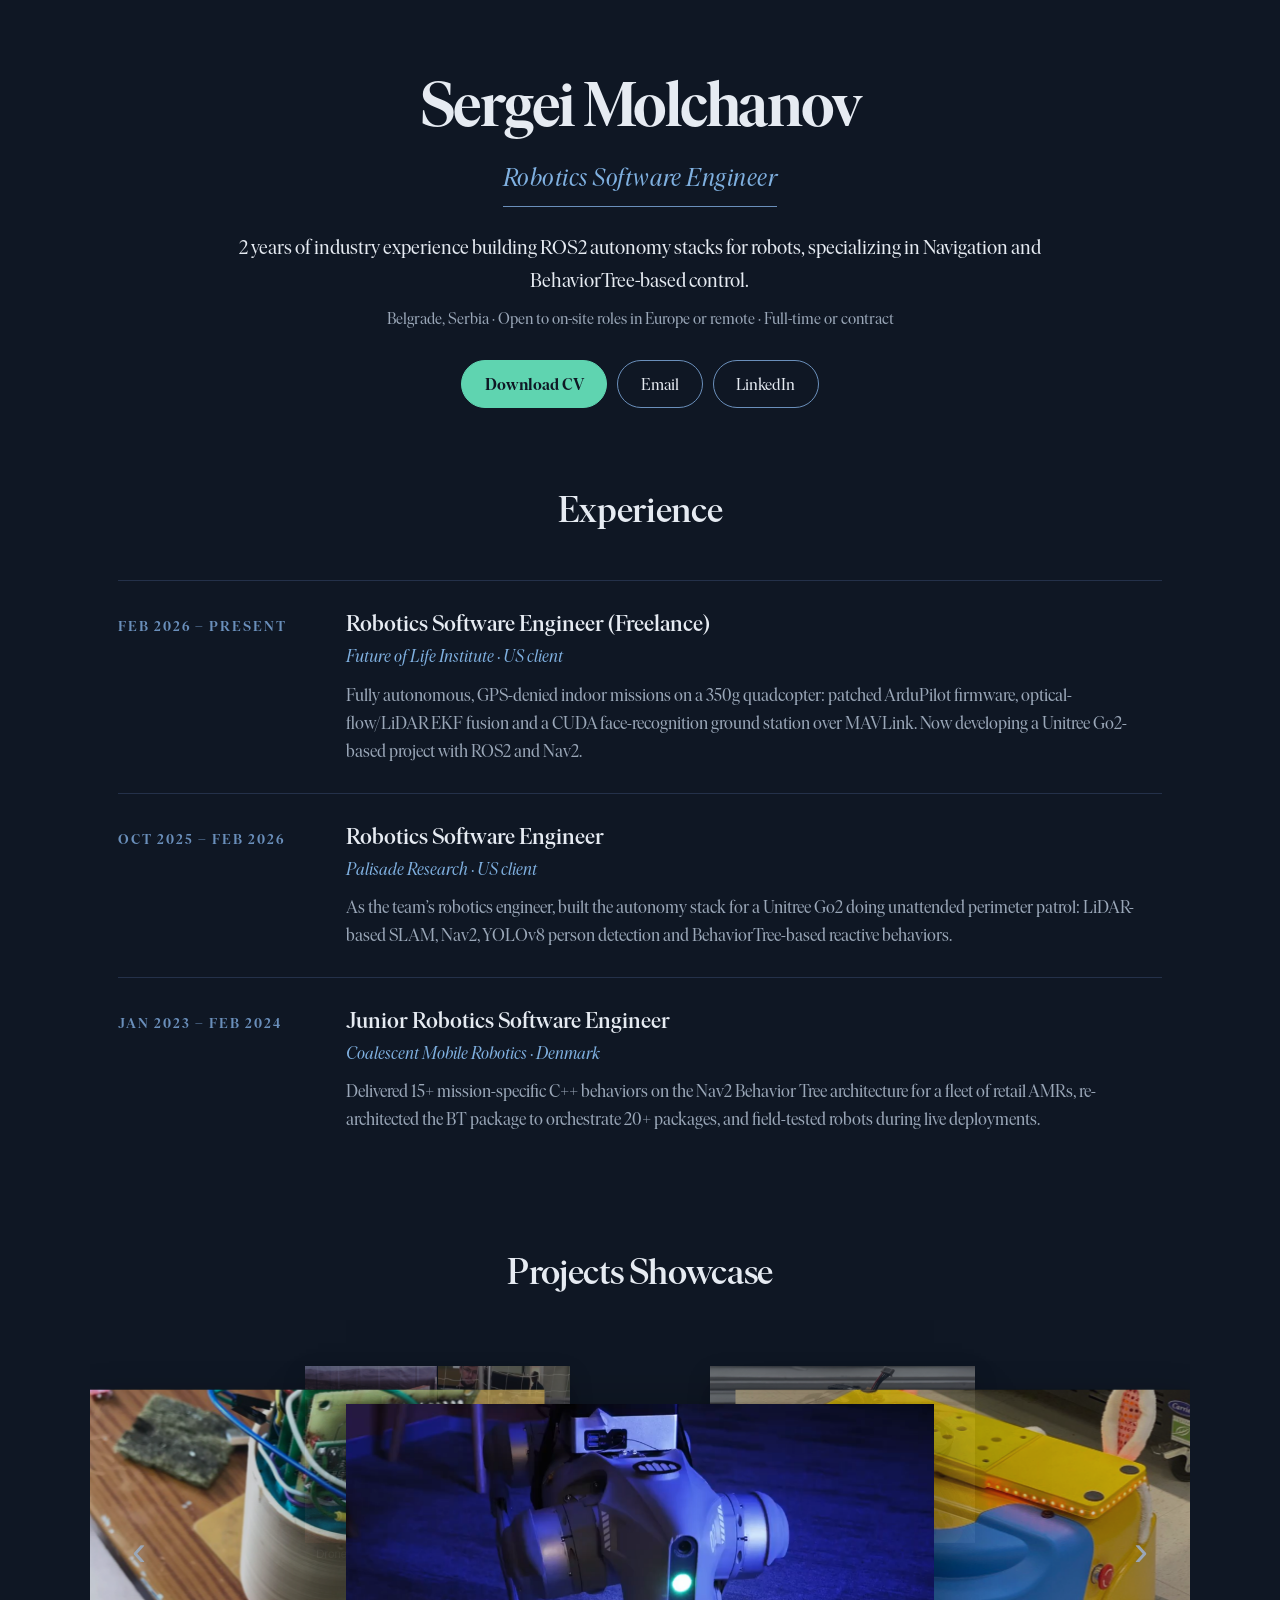
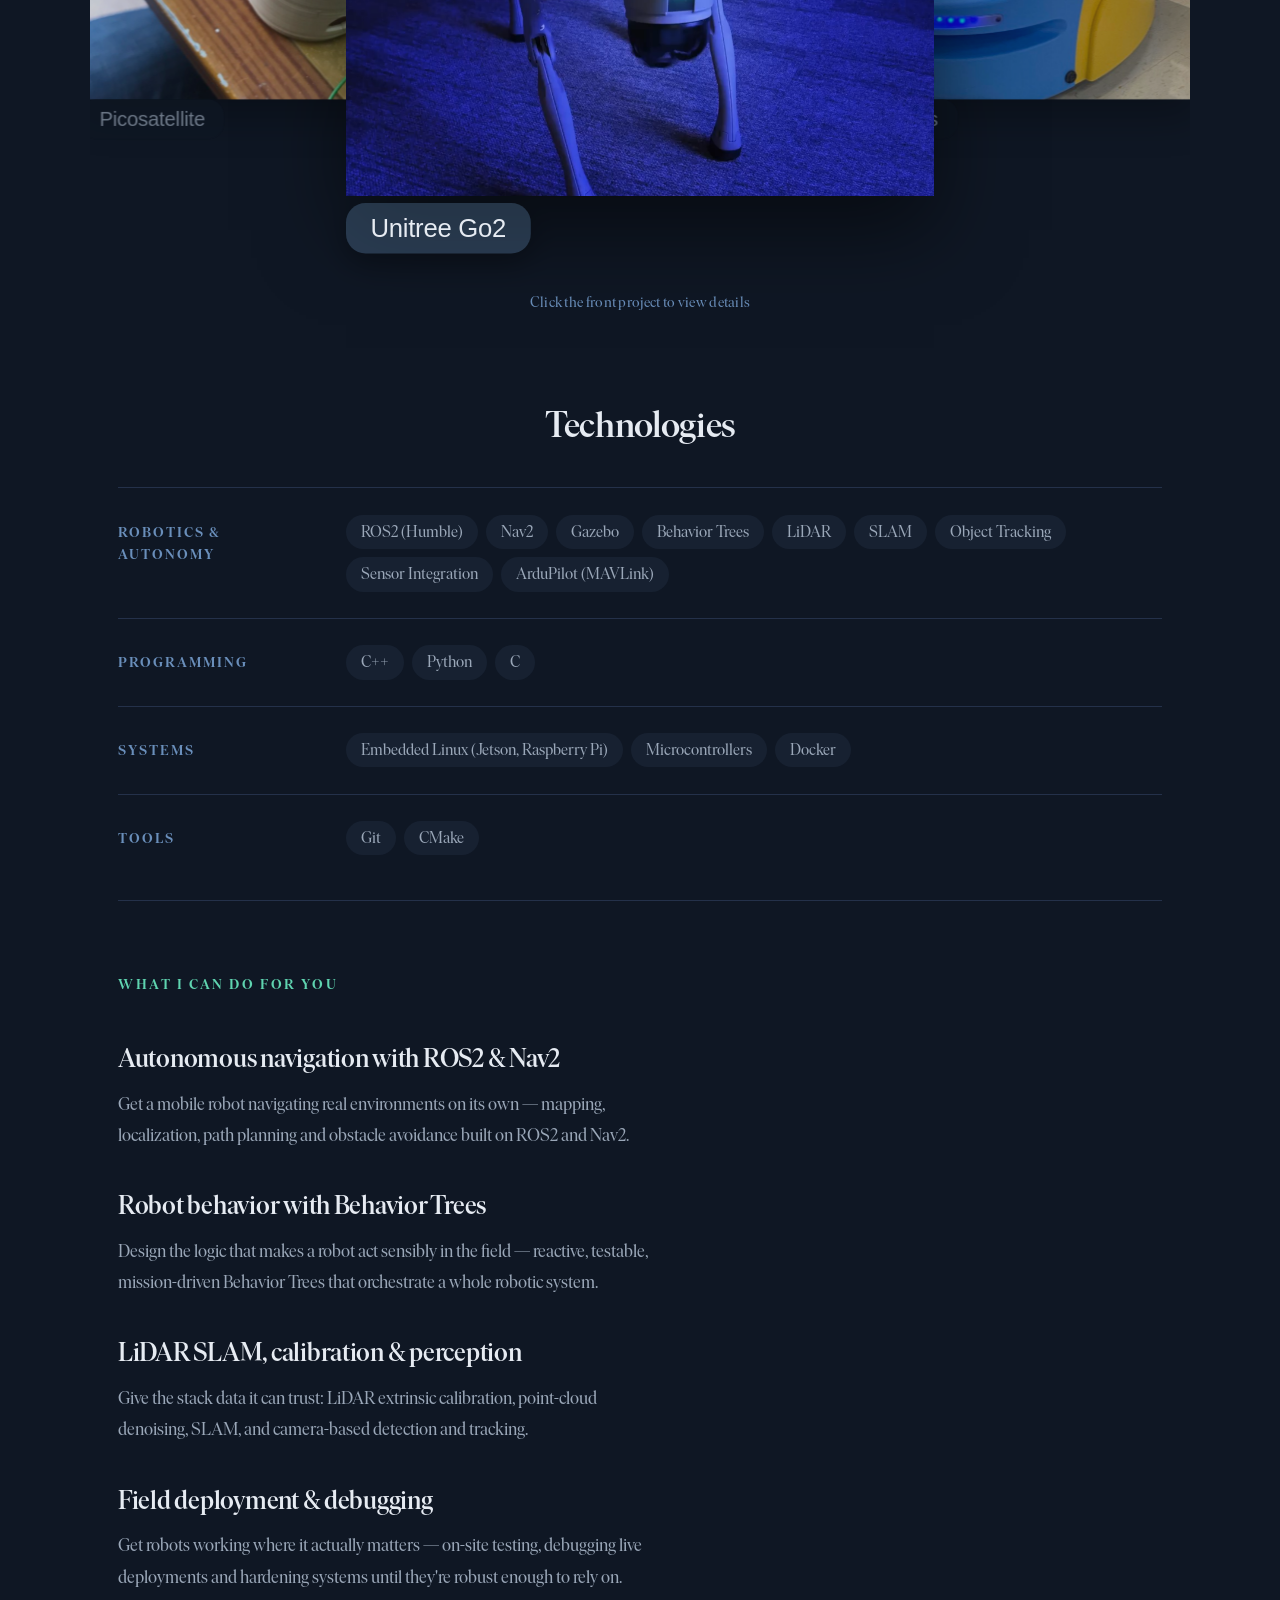
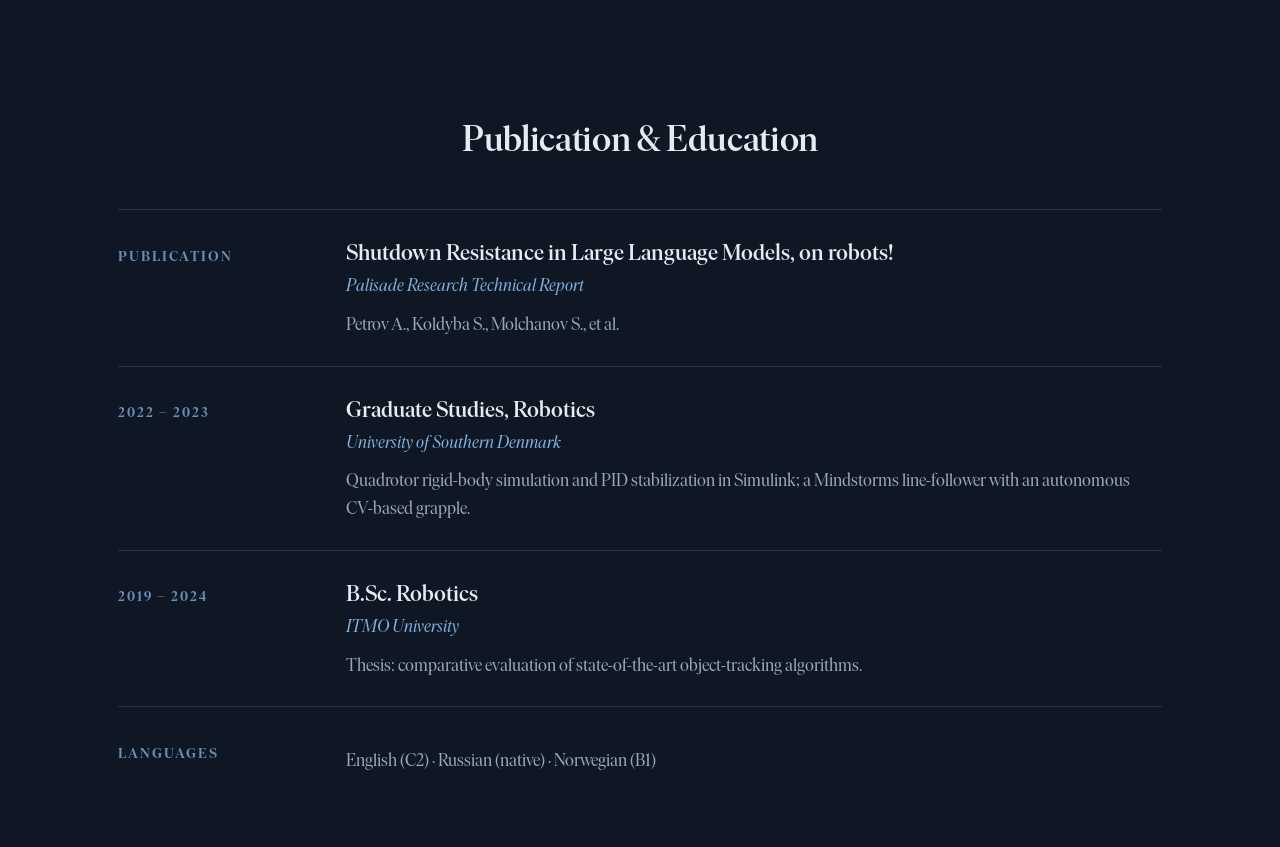
<file: portfolio.html>
<!DOCTYPE html>
<html lang="en">
<head>
    <meta charset="UTF-8">
    <meta name="viewport" content="width=device-width, initial-scale=1.0">
    <title>Sergei Molchanov — Robotics Software Engineer</title>
    <meta name="description" content="Robotics Software Engineer: ROS2/Nav2 navigation, Behavior Trees, LiDAR SLAM and field deployments. Belgrade, Serbia; open to on-site in Europe or remote.">
    <link rel="icon" href="favicon.png" type="image/png">
    <link rel="stylesheet" href="portfolio.css">
</head>
<body>

    <!-- ── Hero ── -->
    <header class="hero">
        <h1 class="hero-name">Sergei Molchanov</h1>
        <p class="hero-title">Robotics Software Engineer</p>
        <p class="hero-summary">2 years of industry experience building ROS2 autonomy stacks
        for robots, specializing in Navigation and BehaviorTree-based control.</p>
        <p class="hero-meta">Belgrade, Serbia · Open to on-site roles in Europe or remote ·
        Full-time or contract</p>
        <nav class="hero-links" aria-label="Contact">
            <a class="btn btn-primary" href="SergeiMolchanovCV.pdf" target="_blank" rel="noopener">Download CV</a>
            <a class="btn" href="mailto:serezhdipity@gmail.com">Email</a>
            <a class="btn" href="https://www.linkedin.com/in/serezhdipity/" target="_blank" rel="noopener">LinkedIn</a>
        </nav>
    </header>

    <!-- ── Experience ── -->
    <section class="timeline" id="experience">
        <h2 class="section-title">Experience</h2>

        <article class="tl-row">
            <p class="tl-when">Feb 2026 – Present</p>
            <div class="tl-body">
                <h3 class="tl-role">Robotics Software Engineer (Freelance)</h3>
                <p class="tl-org">Future of Life Institute · US client</p>
                <p class="tl-desc">Fully autonomous, GPS-denied indoor missions on a 350g
                quadcopter: patched ArduPilot firmware, optical-flow/LiDAR EKF fusion and a
                CUDA face-recognition ground station over MAVLink. Now developing a Unitree
                Go2-based project with ROS2 and Nav2.</p>
            </div>
        </article>

        <article class="tl-row">
            <p class="tl-when">Oct 2025 – Feb 2026</p>
            <div class="tl-body">
                <h3 class="tl-role">Robotics Software Engineer</h3>
                <p class="tl-org">Palisade Research · US client</p>
                <p class="tl-desc">As the team’s robotics engineer, built the autonomy stack
                for a Unitree Go2 doing unattended perimeter patrol: LiDAR-based SLAM, Nav2,
                YOLOv8 person detection and BehaviorTree-based reactive behaviors.</p>
            </div>
        </article>

        <article class="tl-row">
            <p class="tl-when">Jan 2023 – Feb 2024</p>
            <div class="tl-body">
                <h3 class="tl-role">Junior Robotics Software Engineer</h3>
                <p class="tl-org">Coalescent Mobile Robotics · Denmark</p>
                <p class="tl-desc">Delivered 15+ mission-specific C++ behaviors on the Nav2
                Behavior Tree architecture for a fleet of retail AMRs, re-architected the
                BT package to orchestrate 20+ packages, and field-tested robots during live
                deployments.</p>
            </div>
        </article>
    </section>

    <!-- ── Projects showcase ── -->
    <section id="projects" class="cf-section">
        <h2 class="cf-header">Projects Showcase</h2>

        <div class="coverflow" tabindex="0">
            <button type="button" class="cf-nav cf-prev" aria-label="Previous project">‹</button>

            <div class="cf-stage">
                <button type="button" class="cf-card" data-project="go2">
                    <img src="media/go2_titlecard.jpg" alt="Unitree Go2 quadruped">
                    <span class="cf-flag">Unitree Go2</span>
                </button>
                <button type="button" class="cf-card" data-project="serena">
                    <img src="media/serena_1.jpg" alt="Serena retail robot">
                    <span class="cf-flag">Retail Mobile Robots</span>
                </button>
                <button type="button" class="cf-card" data-project="quad">
                    <img src="media/copter_main.jpg" alt="Custom indoor quadcopter">
                    <span class="cf-flag">Custom-built Autonomous Quadcopter</span>
                </button>
                <button type="button" class="cf-card cf-card--dual" data-project="drone">
                    <img src="media/rover.jpg" alt="Mars rover">
                    <img src="media/drone.jpg" alt="Autonomous drone">
                    <span class="cf-flag">Drone &amp; Mars Rover</span>
                </button>
                <button type="button" class="cf-card" data-project="sat">
                    <img src="media/sat1.jpg" alt="Picosatellite">
                    <span class="cf-flag">Picosatellite</span>
                </button>
            </div>

            <button type="button" class="cf-nav cf-next" aria-label="Next project">›</button>
        </div>

        <p class="cf-hint">Click the front project to view details</p>

        <div id="cf-detail" class="cf-detail" hidden></div>
    </section>

    <!-- ── Toolkit ── -->
    <section class="toolkit">
        <h2 class="section-title">Technologies</h2>
        <div class="tool-group">
            <span class="tool-label">Robotics &amp; Autonomy</span>
            <ul class="tool-chips">
                <li>ROS2 (Humble)</li><li>Nav2</li><li>Gazebo</li><li>Behavior Trees</li>
                <li>LiDAR</li><li>SLAM</li><li>Object Tracking</li><li>Sensor Integration</li>
                <li>ArduPilot (MAVLink)</li>
            </ul>
        </div>
        <div class="tool-group">
            <span class="tool-label">Programming</span>
            <ul class="tool-chips">
                <li>C++</li><li>Python</li><li>C</li>
            </ul>
        </div>
        <div class="tool-group">
            <span class="tool-label">Systems</span>
            <ul class="tool-chips">
                <li>Embedded Linux (Jetson, Raspberry Pi)</li><li>Microcontrollers</li><li>Docker</li>
            </ul>
        </div>
        <div class="tool-group">
            <span class="tool-label">Tools</span>
            <ul class="tool-chips">
                <li>Git</li><li>CMake</li>
            </ul>
        </div>
    </section>

    <main>

        <!-- ── What I can do ── -->
        <section class="block" id="skills">
            <div class="block-text">
                <h2 class="section-label">What I can do for you</h2>

                <ul class="skill-list">
                    <li class="skill">
                        <h3>Autonomous navigation with ROS2 &amp; Nav2</h3>
                        <p>Get a mobile robot navigating real environments on its own —
                        mapping, localization, path planning and obstacle avoidance
                        built on ROS2 and Nav2.</p>
                    </li>
                    <li class="skill">
                        <h3>Robot behavior with Behavior Trees</h3>
                        <p>Design the logic that makes a robot act sensibly in the field —
                        reactive, testable, mission-driven Behavior Trees that orchestrate
                        a whole robotic system.</p>
                    </li>
                    <li class="skill">
                        <h3>LiDAR SLAM, calibration &amp; perception</h3>
                        <p>Give the stack data it can trust: LiDAR extrinsic calibration,
                        point-cloud denoising, SLAM, and camera-based detection and
                        tracking.</p>
                    </li>
                    <li class="skill">
                        <h3>Field deployment &amp; debugging</h3>
                        <p>Get robots working where it actually matters — on-site testing,
                        debugging live deployments and hardening systems until they're
                        robust enough to rely on.</p>
                    </li>
                </ul>
            </div>

            <!-- right column reserved for imagery -->
            <div class="block-media" aria-hidden="true"></div>
        </section>

    </main>

    <!-- ── Publication, education, languages ── -->
    <section class="timeline" id="background">
        <h2 class="section-title">Publication &amp; Education</h2>

        <article class="tl-row">
            <p class="tl-when">Publication</p>
            <div class="tl-body">
                <h3 class="tl-role">Shutdown Resistance in Large Language Models, on robots!</h3>
                <p class="tl-org">Palisade Research Technical Report</p>
                <p class="tl-desc">Petrov A., Koldyba S., Molchanov S., et al.</p>
            </div>
        </article>

        <article class="tl-row">
            <p class="tl-when">2022 – 2023</p>
            <div class="tl-body">
                <h3 class="tl-role">Graduate Studies, Robotics</h3>
                <p class="tl-org">University of Southern Denmark</p>
                <p class="tl-desc">Quadrotor rigid-body simulation and PID stabilization in
                Simulink; a Mindstorms line-follower with an autonomous CV-based grapple.</p>
            </div>
        </article>

        <article class="tl-row">
            <p class="tl-when">2019 – 2024</p>
            <div class="tl-body">
                <h3 class="tl-role">B.Sc. Robotics</h3>
                <p class="tl-org">ITMO University</p>
                <p class="tl-desc">Thesis: comparative evaluation of state-of-the-art
                object-tracking algorithms.</p>
            </div>
        </article>

        <article class="tl-row">
            <p class="tl-when">Languages</p>
            <div class="tl-body">
                <p class="tl-desc">English (C2) · Russian (native) · Norwegian (B1)</p>
            </div>
        </article>
    </section>

    <script async src="https://platform.twitter.com/widgets.js" charset="utf-8"></script>
    <script src="portfolio.js"></script>
</body>
</html>
</file>
<file: portfolio.css>
/* ── Fonts (shared with the main site) ── */

@font-face {
    font-family: 'IvarDisplay';
    src: url('Ivar-Display-font/Ivar Display-font/IvarDisplay-Regular.otf') format('opentype');
    font-weight: 400;
    font-style: normal;
}

@font-face {
    font-family: 'IvarDisplay';
    src: url('Ivar-Display-font/Ivar Display-font/IvarDisplay-Italic.otf') format('opentype');
    font-weight: 400;
    font-style: italic;
}

@font-face {
    font-family: 'IvarDisplay';
    src: url('Ivar-Display-font/Ivar Display-font/IvarDisplay-Medium.otf') format('opentype');
    font-weight: 500;
    font-style: normal;
}

@font-face {
    font-family: 'IvarDisplay';
    src: url('Ivar-Display-font/Ivar Display-font/IvarDisplay-SemiBold.otf') format('opentype');
    font-weight: 600;
    font-style: normal;
}

/* ── Palette ──
   Ink navy, same family as the CV's navy/blue, with mint kept
   for the primary call to action and small highlights. */

:root {
    --bg:           #0f1724;
    --bg-alt:       #172131;
    --bg-deep:      #0b111c;  /* image wells behind media */
    --text:         #e6ebf2;
    --text-muted:   #9aa7b8;
    --accent:       #7fb0e0;  /* soft sky blue */
    --accent-soft:  #6a8fbb;
    --bright:       #5fd4b0;  /* mint — used sparingly for highlights */
    --bright-hover: #86e2c6;
    --line:         #24314a;
}

*, *::before, *::after {
    box-sizing: border-box;
    margin: 0;
    padding: 0;
}

/* Base size: 16px on phones, grows to ~19px on wide desktops.
   Everything below is in rem, so it all scales together. */
html {
    font-size: clamp(16px, 13px + 0.35vw, 19px);
}

body {
    font-family: 'IvarDisplay', Georgia, serif;
    background: var(--bg);
    color: var(--text);
    min-height: 100vh;
    line-height: 1.6;
    -webkit-font-smoothing: antialiased;
}

/* ── Hero ── */

.hero {
    text-align: center;
    padding: 8vh 28px 3vh;
    max-width: 1100px;
    margin: 0 auto;
}

.hero-name {
    font-size: clamp(2.2rem, 5vw, 3.6rem);
    font-weight: 600;
    letter-spacing: -0.02em;
    line-height: 1.04;
    color: var(--text);
}

.hero-title {
    display: inline-block;
    margin-top: 1.1rem;
    padding-bottom: 0.5rem;
    font-size: clamp(1rem, 2.4vw, 1.45rem);
    font-style: italic;
    letter-spacing: 0.02em;
    color: var(--accent);
    border-bottom: 1px solid var(--accent-soft);
}

.hero-summary {
    max-width: 40em;
    margin: 1.4rem auto 0;
    font-size: clamp(1rem, 1.6vw, 1.15rem);
    color: var(--text);
}

.hero-meta {
    margin-top: 0.6rem;
    font-size: 0.92rem;
    color: var(--text-muted);
}

.hero-links {
    display: flex;
    flex-wrap: wrap;
    justify-content: center;
    gap: 10px;
    margin-top: 1.6rem;
}

.btn {
    display: inline-block;
    padding: 0.55rem 1.3rem;
    border: 1px solid var(--accent-soft);
    border-radius: 100px;
    color: var(--text);
    font-size: 0.95rem;
    text-decoration: none;
    transition: background 0.2s, color 0.2s, border-color 0.2s;
}

.btn:hover,
.btn:focus-visible {
    background: var(--bg-alt);
    border-color: var(--accent);
}

.btn-primary {
    background: var(--bright);
    border-color: var(--bright);
    color: var(--bg);
    font-weight: 600;
}

.btn-primary:hover,
.btn-primary:focus-visible {
    background: var(--bright-hover);
    border-color: var(--bright-hover);
    color: var(--bg);
}

/* ── Timeline (experience, publication, education) ──
   Same two-column rhythm as the toolkit rows: a muted label on the
   left, content on the right; stacks on narrow screens. */

.timeline {
    max-width: 1100px;
    margin: 0 auto;
    padding: 5vh 28px;
}

.tl-row {
    display: grid;
    grid-template-columns: 200px minmax(0, 1fr);
    gap: 28px;
    padding: 1.6rem 0;
    border-top: 1px solid var(--line);
}

.tl-when {
    font-size: 0.82rem;
    font-weight: 600;
    text-transform: uppercase;
    letter-spacing: 0.14em;
    color: var(--accent-soft);
    padding-top: 0.35rem;
}

.tl-role {
    font-size: 1.3rem;
    font-weight: 500;
    color: var(--text);
    line-height: 1.3;
}

.tl-org {
    margin-top: 0.2rem;
    font-style: italic;
    color: var(--accent);
}

.tl-desc {
    margin-top: 0.6rem;
    color: var(--text-muted);
    max-width: 46em;
}

/* ── Toolkit band ──
   Slim technical fingerprint right under the hero: labeled rows of
   restrained chips, grouped the way the CV groups them. */

.toolkit {
    max-width: 1100px;
    margin: 0 auto;
    padding: 0 28px 5vh;
    display: flex;
    flex-direction: column;
    gap: 1.5rem;
}

.toolkit .section-title {
    margin-bottom: 0.4rem;
}

.tool-group {
    display: grid;
    grid-template-columns: 200px minmax(0, 1fr);
    gap: 28px;
    align-items: baseline;
    padding-top: 1.5rem;
    border-top: 1px solid var(--line);
}

.tool-label {
    font-size: 0.82rem;
    font-weight: 600;
    text-transform: uppercase;
    letter-spacing: 0.14em;
    color: var(--accent-soft);
}

.tool-chips {
    list-style: none;
    display: flex;
    flex-wrap: wrap;
    gap: 8px;
}

.tool-chips li {
    background: var(--bg-alt);
    color: var(--text-muted);
    padding: 5px 14px;
    border-radius: 100px;
    font-size: 0.92rem;
    line-height: 1.4;
    border: 1px solid transparent;
    transition: color 0.2s, border-color 0.2s;
}

.tool-chips li:hover {
    color: var(--text);
    border-color: var(--bright);
}

/* ── Layout blocks ──
   Text on the left, right column reserved for imagery added later. */

main {
    max-width: 1100px;
    margin: 0 auto;
    padding: 0 28px;
}

.section-title {
    text-align: center;
    font-size: clamp(1.5rem, 3vw, 2.1rem);
    font-weight: 500;
    letter-spacing: -0.01em;
    color: var(--text);
    margin-bottom: 2.4rem;
}

.block {
    display: grid;
    grid-template-columns: minmax(0, 1fr) minmax(0, 0.85fr);
    gap: 56px;
    align-items: start;
    padding: 8vh 0;
    border-top: 1px solid var(--line);
}

.block-text {
    max-width: 560px;
}

/* Empty for now; holds its space so the left column stays a left column.
   Drop images in here later. */
.block-media {
    min-height: 260px;
}

.section-label {
    font-size: 0.82rem;
    font-weight: 600;
    text-transform: uppercase;
    letter-spacing: 0.18em;
    color: var(--bright);
    margin-bottom: 2.4rem;
}

/* ── Skills ── */

.skill-list {
    list-style: none;
    display: flex;
    flex-direction: column;
    gap: 2rem;
}

.skill h3 {
    font-size: 1.5rem;
    font-weight: 500;
    letter-spacing: -0.01em;
    color: var(--text);
    margin-bottom: 0.45rem;
}

.skill p {
    font-size: 1.02rem;
    line-height: 1.75;
    color: var(--text-muted);
}

/* ── Projects coverflow ──
   Center card is full-size and on top; neighbours peek from behind,
   scaled down and dimmed. JS positions each card by its offset. */

.cf-section {
    --cf-h: clamp(170px, 24vw, 280px);
    max-width: 1100px;
    margin: 0 auto;
    padding: 4vh 28px 9vh;
    text-align: center;
    overflow-x: clip;   /* contain the orbiting side cards, keep vertical arc visible */
}

.cf-header {
    font-size: clamp(1.5rem, 3vw, 2.1rem);
    font-weight: 500;
    letter-spacing: -0.01em;
    color: var(--text);
    margin-bottom: 0.8rem;
}

.coverflow {
    position: relative;
    margin-top: -4.5rem;
    padding-bottom: 4rem;   /* reserve room for the front card's hanging flag */
    outline: none;
}

.cf-stage {
    position: relative;
    width: 100%;
    height: calc(var(--cf-h) * 2);
    touch-action: pan-y;   /* let the page scroll vertically; we own horizontal drag */
}

.cf-card {
    position: absolute;
    top: 50%;
    left: 50%;
    width: calc(var(--cf-h) * 1.5);
    height: var(--cf-h);
    padding: 0;
    border: none;
    background: var(--bg-deep);
    cursor: pointer;
    overflow: visible;
    transform-origin: center bottom;   /* grow upward from a fixed baseline */
    box-shadow: 0 14px 38px rgba(0, 0, 0, 0.4);
    will-change: transform, opacity;
}

.cf-card:focus-visible {
    outline: 2px solid var(--accent);
    outline-offset: 3px;
}

.cf-card img {
    width: 100%;
    height: 100%;
    object-fit: cover;
    display: block;
    pointer-events: none;
}

/* Combined project — two title images side by side in one card. */
.cf-card--dual {
    display: flex;
    gap: 2px;
}

.cf-card--dual img {
    flex: 1 1 0;
    min-width: 0;
}

.cf-card.is-active {
    box-shadow: 0 24px 56px rgba(0, 0, 0, 0.5);
}

/* Nav arrows */
.cf-nav {
    position: absolute;
    top: 50%;
    transform: translateY(-50%);
    z-index: 200;
    background: none;
    border: none;
    color: var(--text-muted);
    font-size: 2.4rem;
    line-height: 1;
    cursor: pointer;
    padding: 0 10px;
    transition: color 0.2s ease;
}

.cf-nav:hover {
    color: var(--bright);
}

.cf-prev { left: 4px; }
.cf-next { right: 4px; }

/* Project name — a flag that hangs from each card's lower-left corner,
   below the image rather than over it. Quiet off-centre, emphasised when
   selected (drops a touch lower and picks up the sage tint). */
.cf-flag {
    position: absolute;
    left: 0;
    top: 100%;                 /* attach at the bottom edge and hang below */
    z-index: 2;
    padding: 0.4rem 1rem;
    font-size: clamp(0.8rem, 1.5vw, 1.05rem);
    letter-spacing: -0.01em;
    white-space: nowrap;
    color: var(--text-muted);
    background: rgba(15, 23, 36, 0.88);
    border-radius: 14px;
    opacity: 0.85;
    transform-origin: top left;
    transform: translateY(0);
    transition: transform 0.45s cubic-bezier(0.22, 1, 0.36, 1),
                background 0.4s ease, color 0.4s ease,
                opacity 0.4s ease, box-shadow 0.4s ease;
}

/* Hovering an off-centre card hints it's selectable. */
.cf-card:not(.is-active):hover .cf-flag {
    opacity: 1;
    color: var(--text);
    transform: translateY(3px);
}

/* The selected card's flag drops a little further and picks up the sage tint. */
.cf-card.is-active .cf-flag {
    opacity: 1;
    color: var(--text);
    background: rgba(127, 176, 224, 0.24);
    transform: translateY(5px);
    box-shadow: 0 8px 20px rgba(0, 0, 0, 0.28);
}

/* Hovering the selected card warms its flag to amber. */
.cf-card.is-active:hover .cf-flag {
    color: var(--bg);
    background: var(--bright);
    box-shadow: 0 8px 22px rgba(95, 212, 176, 0.3);
}

/* Serena is a tall portrait shot — bias the crop low (but not all the way)
   so the frame starts around the robot and trims the empty top. */
img[src$="serena_1.jpg"] {
    object-position: center 72%;
}

/* ── Case-study detail panel ──
   Opens below the ring when the front card is clicked: bullets on the
   left, an auto-advancing media slideshow on the right. */

.cf-hint {
    margin-top: 1.4rem;
    font-size: 0.85rem;
    letter-spacing: 0.02em;
    color: var(--accent-soft);
}

.cf-detail {
    position: relative;
    max-width: 1000px;
    margin: 2.2rem auto 0;
    padding-top: 5rem;
    border-top: 1px solid var(--line);
    text-align: left;
    opacity: 0;
    transform: translateY(12px);
    transition: opacity 0.45s ease, transform 0.45s cubic-bezier(0.22, 1, 0.36, 1);
}

.cf-detail[hidden] { display: none; }

.cf-detail.open {
    opacity: 1;
    transform: translateY(0);
}

.cf-detail-inner {
    display: grid;
    grid-template-columns: 1fr 0.9fr;
    gap: 44px;
    align-items: start;
}

.cf-close {
    position: absolute;
    top: 1.3rem;
    right: 0;
    background: none;
    border: none;
    color: var(--text-muted);
    font-size: 1.8rem;
    line-height: 1;
    cursor: pointer;
    transition: color 0.2s ease;
}

.cf-close:hover { color: var(--bright); }

.cf-detail-title {
    font-size: clamp(1.4rem, 3vw, 2rem);
    font-weight: 500;
    letter-spacing: -0.01em;
    color: var(--text);
    margin-bottom: 0.55rem;
}

.cf-meta {
    font-size: 0.85rem;
    color: var(--accent-soft);
    margin-bottom: 1.4rem;
}

.cf-points {
    list-style: none;
    display: flex;
    flex-direction: column;
    gap: 0.9rem;
}

.cf-points li {
    position: relative;
    padding-left: 1.3rem;
    font-size: 1.02rem;
    line-height: 1.65;
    color: var(--text-muted);
}

.cf-points li::before {
    content: '';
    position: absolute;
    left: 0;
    top: 0.7em;
    width: 6px;
    height: 6px;
    border-radius: 50%;
    background: var(--bright);
}

/* Slideshow */
.cf-slides {
    position: relative;
    width: 100%;
    aspect-ratio: 4 / 3;
    overflow: hidden;
    background: var(--bg-deep);
}

.cf-slide {
    position: absolute;
    inset: 0;
    opacity: 0;
    pointer-events: none;
    transition: opacity 0.45s ease;
}

.cf-slide.active {
    opacity: 1;
    pointer-events: auto;
}

.cf-slide video,
.cf-slide img {
    width: 100%;
    height: 100%;
    object-fit: cover;
    display: block;
    background: var(--bg-deep);
}

.cf-slide.tweet {
    overflow-y: auto;
    display: flex;
    justify-content: center;
    padding: 6px 0;
}

.cf-slide.tweet .twitter-tweet {
    margin: 0 auto !important;
}

.cf-slide-controls {
    display: flex;
    align-items: center;
    justify-content: center;
    gap: 14px;
    margin-top: 14px;
}

.cf-prev-s,
.cf-next-s {
    background: none;
    border: none;
    color: var(--text-muted);
    font-size: 1.5rem;
    line-height: 1;
    cursor: pointer;
    padding: 0 4px;
    transition: color 0.2s ease;
}

.cf-prev-s:hover,
.cf-next-s:hover { color: var(--bright); }

.cf-dots {
    display: flex;
    gap: 8px;
}

.cf-dot {
    width: 8px;
    height: 8px;
    border-radius: 50%;
    border: none;
    padding: 0;
    background: var(--line);
    cursor: pointer;
    transition: background 0.2s ease, transform 0.2s ease;
}

.cf-dot:hover { background: var(--accent-soft); }

.cf-dot.active {
    background: var(--bright);
    transform: scale(1.25);
}

/* ── Responsive ── */

@media (max-width: 820px) {
    .block {
        grid-template-columns: 1fr;
        gap: 32px;
        padding: 7vh 0;
    }

    .block-media {
        min-height: 0;
    }

    .tool-group,
    .tl-row {
        grid-template-columns: 1fr;
        gap: 12px;
    }

    .tl-when {
        padding-top: 0;
    }

    .cf-section {
        --cf-h: clamp(160px, 46vw, 260px);
    }

    .cf-detail-inner {
        grid-template-columns: 1fr;
        gap: 24px;
    }
}
</file>
